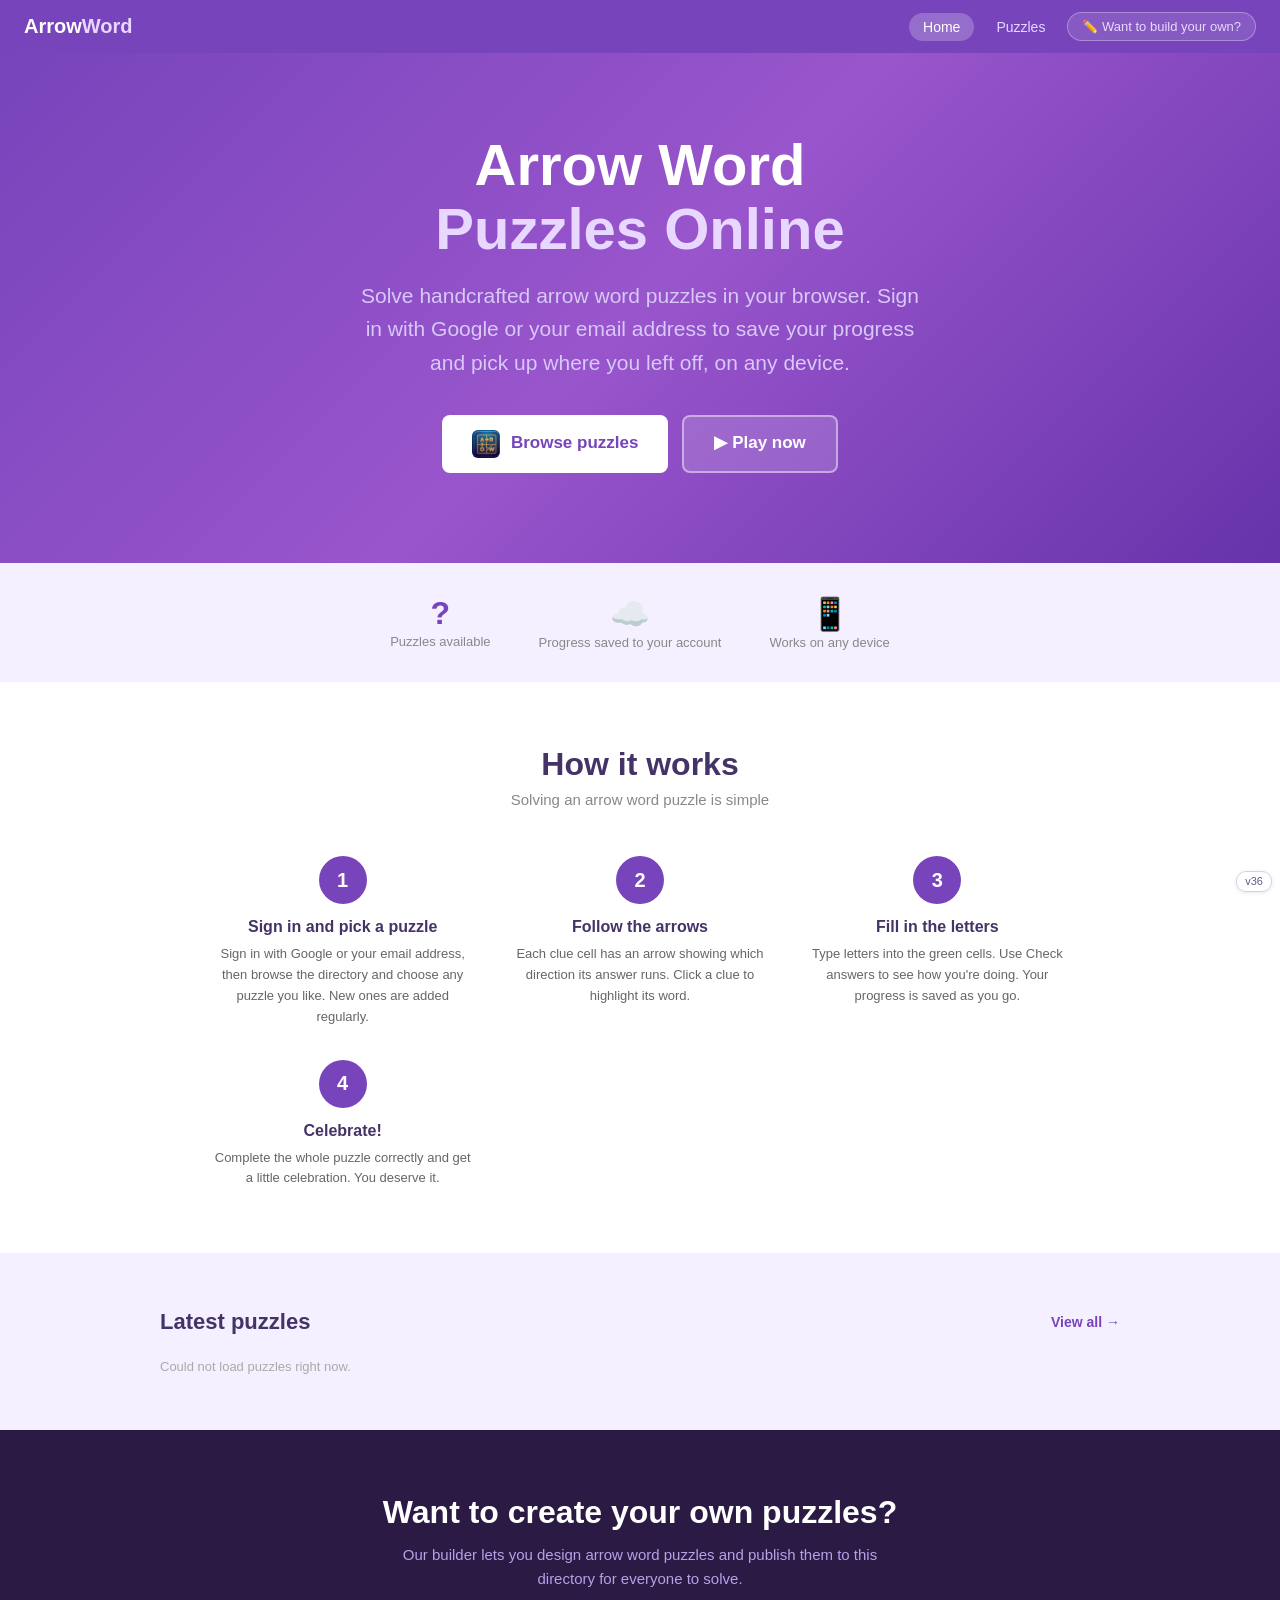
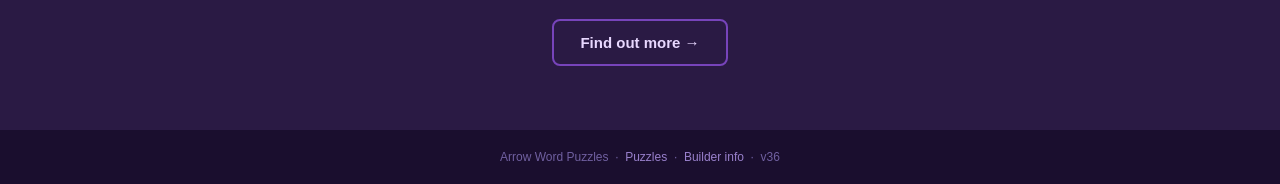
<file: index.html>
<!DOCTYPE html>
<html lang="en">
<head>
<meta charset="UTF-8">
  <meta http-equiv="Cache-Control" content="no-cache, no-store, must-revalidate">
  <meta http-equiv="Pragma" content="no-cache">
  <meta http-equiv="Expires" content="0">
<meta name="viewport" content="width=device-width, initial-scale=1.0">
<link rel="icon" type="image/png" href="favicon.png">
<link rel="apple-touch-icon" href="favicon.png">
<title>Arrow Word Puzzles — Online Puzzles to Solve</title>
<meta name="aw-version" content="v36">
<script src="site-banner.js?v=33"></script>
<!--
  Arrow Word Puzzles — Home page
  CURRENT VERSION: v36
  CHANGELOG:
  v36 - Mentions that solvers can sign in with email as well as Google.
  v34 - Publish dates are shown in each visitor's own date format.
  v33 - Shows its version number in the bottom-right corner (click it for
        details and to check for a newer upload).
  v31 - Removed "free" and "no signup" wording; the page now explains that
        solvers sign in with Google to save their progress. Removed the
        outdated mention of Reveal. Loads only puzzle titles, not whole puzzles.
  v27 - Recent-puzzle cards open the new solver page (solver.html).
        Shows a TEST SITE banner on the staging address (site-banner.js).
  v17 - Public home page, solver focused.
-->
<style>
*{box-sizing:border-box;margin:0;padding:0}
body{font-family:Arial,sans-serif;background:#fff;color:#222;min-height:100vh}
nav{background:#7744bb;color:#fff;padding:12px 24px;display:flex;align-items:center;justify-content:space-between;gap:12px;flex-wrap:wrap}
.nav-brand{font-size:20px;font-weight:700;text-decoration:none;color:#fff}
.nav-brand span{color:#e8d8ff}
.nav-links{display:flex;gap:8px;flex-wrap:wrap;align-items:center}
.nav-links a{color:#e8d8ff;text-decoration:none;padding:6px 14px;border-radius:20px;font-size:14px;font-weight:500;transition:background .15s}
.nav-links a:hover{background:rgba(255,255,255,0.15)}
.nav-links a.active{background:rgba(255,255,255,0.22);color:#fff}
.nav-links a.nav-builder{background:rgba(255,255,255,0.12);border:1px solid rgba(255,255,255,0.3);color:#e8d8ff;font-size:13px}
.nav-links a.nav-builder:hover{background:rgba(255,255,255,0.22)}

/* Hero */
.hero{background:linear-gradient(135deg,#7744bb 0%,#9955cc 50%,#6633aa 100%);color:#fff;padding:80px 24px 90px;text-align:center}
.hero h1{font-size:clamp(30px,6vw,58px);font-weight:700;margin-bottom:18px;line-height:1.1}
.hero h1 span{color:#e8d8ff}
.hero-sub{font-size:clamp(16px,2.5vw,21px);color:#d8c8f8;max-width:580px;margin:0 auto 36px;line-height:1.6}
.hero-btns{display:flex;gap:14px;justify-content:center;flex-wrap:wrap}
.btn{display:inline-block;padding:15px 30px;border-radius:8px;font-size:17px;font-weight:600;text-decoration:none;cursor:pointer;border:none;transition:transform .12s,box-shadow .12s}
.btn:hover{transform:translateY(-2px);box-shadow:0 6px 20px rgba(0,0,0,0.2)}
.btn-primary{background:#fff;color:#7744bb}
.btn-secondary{background:rgba(255,255,255,0.15);color:#fff;border:2px solid rgba(255,255,255,0.45)}
.btn-secondary:hover{background:rgba(255,255,255,0.25)}

/* Stats strip */
.stats{background:#f5f0ff;padding:32px 24px;display:flex;justify-content:center;gap:48px;flex-wrap:wrap}
.stat{text-align:center}
.stat-num{font-size:32px;font-weight:700;color:#7744bb}
.stat-label{font-size:13px;color:#888;margin-top:2px}

/* How it works */
.how{padding:64px 24px;background:#fff}
.section-title{text-align:center;font-size:clamp(22px,4vw,32px);font-weight:700;color:#443366;margin-bottom:8px}
.section-sub{text-align:center;font-size:15px;color:#888;margin-bottom:48px}
.steps{display:grid;grid-template-columns:repeat(auto-fit,minmax(200px,1fr));gap:32px;max-width:860px;margin:0 auto}
.step{text-align:center}
.step-num{width:48px;height:48px;background:#7744bb;color:#fff;border-radius:50%;font-size:20px;font-weight:700;display:flex;align-items:center;justify-content:center;margin:0 auto 14px}
.step h3{font-size:16px;font-weight:700;color:#443366;margin-bottom:8px}
.step p{font-size:13px;color:#666;line-height:1.6}

/* Recent puzzles */
.recent{padding:56px 24px;background:#f5f0ff}
.recent-inner{max-width:960px;margin:0 auto}
.recent-header{display:flex;align-items:center;justify-content:space-between;margin-bottom:24px;flex-wrap:wrap;gap:8px}
.recent-header h2{font-size:22px;font-weight:700;color:#443366}
.recent-header a{color:#7744bb;font-size:14px;font-weight:600;text-decoration:none}
.recent-header a:hover{text-decoration:underline}
.puzzle-strip{display:grid;grid-template-columns:repeat(auto-fill,minmax(210px,1fr));gap:16px}
.puzzle-card{background:#fff;border:1px solid #e0d8f0;border-radius:10px;padding:18px;display:flex;flex-direction:column;gap:10px;cursor:pointer;transition:box-shadow .15s,transform .12s;text-decoration:none;color:inherit}
.puzzle-card:hover{box-shadow:0 4px 16px rgba(119,68,187,0.15);transform:translateY(-2px)}
.puzzle-card-title{font-size:15px;font-weight:700;color:#443366;line-height:1.3}
.puzzle-card-meta{font-size:11px;color:#aaa}
.puzzle-card-size{font-size:11px;color:#888;background:#f0ecff;display:inline-block;padding:2px 8px;border-radius:4px;align-self:flex-start}
.puzzle-card-btn{margin-top:auto;background:#7744bb;color:#fff;border:none;border-radius:6px;padding:9px;font-size:13px;font-weight:600;text-align:center}
.loading{color:#aaa;font-style:italic;font-size:14px;padding:16px 0}

/* Builder promo section */
.builder-promo{background:#2a1a44;color:#fff;padding:64px 24px;text-align:center}
.builder-promo h2{font-size:clamp(22px,4vw,32px);font-weight:700;margin-bottom:12px}
.builder-promo p{font-size:15px;color:#b8a0e8;margin-bottom:28px;max-width:500px;margin-left:auto;margin-right:auto;line-height:1.6}
.btn-ghost{background:transparent;color:#e8d8ff;border:2px solid #7744bb;border-radius:8px;padding:13px 26px;font-size:15px;font-weight:600;text-decoration:none;display:inline-block;transition:background .15s}
.btn-ghost:hover{background:#7744bb}

/* Footer */
footer{background:#1a0e2e;color:#7060a0;text-align:center;padding:20px;font-size:12px}
footer a{color:#9980cc;text-decoration:none}
footer a:hover{text-decoration:underline}
</style>
</head>
<body>
<nav>
  <a class="nav-brand" href="index.html">Arrow<span>Word</span></a>
  <div class="nav-links">
    <a href="index.html" class="active">Home</a>
    <a href="directory.html">Puzzles</a>
    <a href="about-builder.html" class="nav-builder">✏️ Want to build your own?</a>
  </div>
</nav>

<!-- Hero -->
<section class="hero">
  <h1>Arrow Word<br><span>Puzzles Online</span></h1>
  <p class="hero-sub">Solve handcrafted arrow word puzzles in your browser. Sign in with Google or your email address to save your progress and pick up where you left off, on any device.</p>
  <div class="hero-btns">
    <a href="directory.html" class="btn btn-primary"><img src="favicon.png" style="width:28px;height:28px;border-radius:6px;vertical-align:middle;margin-right:6px;object-fit:cover"> Browse puzzles</a>
    <a href="directory.html" class="btn btn-secondary">▶ Play now</a>
  </div>
</section>

<!-- Live stats -->
<div class="stats">
  <div class="stat"><div class="stat-num" id="stat-count">…</div><div class="stat-label">Puzzles available</div></div>
  <div class="stat"><div class="stat-num">☁️</div><div class="stat-label">Progress saved to your account</div></div>
  <div class="stat"><div class="stat-num">📱</div><div class="stat-label">Works on any device</div></div>
</div>

<!-- How it works -->
<section class="how">
  <div class="section-title">How it works</div>
  <div class="section-sub">Solving an arrow word puzzle is simple</div>
  <div class="steps">
    <div class="step">
      <div class="step-num">1</div>
      <h3>Sign in and pick a puzzle</h3>
      <p>Sign in with Google or your email address, then browse the directory and choose any puzzle you like. New ones are added regularly.</p>
    </div>
    <div class="step">
      <div class="step-num">2</div>
      <h3>Follow the arrows</h3>
      <p>Each clue cell has an arrow showing which direction its answer runs. Click a clue to highlight its word.</p>
    </div>
    <div class="step">
      <div class="step-num">3</div>
      <h3>Fill in the letters</h3>
      <p>Type letters into the green cells. Use Check answers to see how you're doing. Your progress is saved as you go.</p>
    </div>
    <div class="step">
      <div class="step-num">4</div>
      <h3>Celebrate!</h3>
      <p>Complete the whole puzzle correctly and get a little celebration. You deserve it.</p>
    </div>
  </div>
</section>

<!-- Recent puzzles -->
<section class="recent">
  <div class="recent-inner">
    <div class="recent-header">
      <h2>Latest puzzles</h2>
      <a href="directory.html">View all →</a>
    </div>
    <div class="puzzle-strip" id="recent-strip">
      <div class="loading">Loading puzzles…</div>
    </div>
  </div>
</section>

<!-- Builder promo -->
<section class="builder-promo">
  <h2>Want to create your own puzzles?</h2>
  <p>Our builder lets you design arrow word puzzles and publish them to this directory for everyone to solve.</p>
  <a href="about-builder.html" class="btn-ghost">Find out more →</a>
</section>

<footer>
  <p>Arrow Word Puzzles &nbsp;·&nbsp; <a href="directory.html">Puzzles</a> &nbsp;·&nbsp; <a href="about-builder.html">Builder info</a> &nbsp;·&nbsp; v36</p>
</footer>

<script src="cloud-storage.js?v=34"></script>
<script>
function escHtml(s){return String(s).replace(/&/g,'&amp;').replace(/</g,'&lt;').replace(/>/g,'&gt;');}

async function loadRecent(){
  const strip=document.getElementById('recent-strip');
  try{
    const list=await cloudGetIndex();   // titles and sizes only — quicker than full puzzles
    document.getElementById('stat-count').textContent=list.length||'0';
    const recent=list.slice(0,4);
    if(!recent.length){
      strip.innerHTML='<div style="color:#999;font-style:italic;font-size:14px">No puzzles yet — check back soon!</div>';
      return;
    }
    strip.innerHTML=recent.map(p=>`
      <a class="puzzle-card" href="solver.html?id=${p.id}">
        <div class="puzzle-card-title">${escHtml(p.title)}</div>
        <div class="puzzle-card-meta">Published ${p.publishedAt}</div>
        ${p.cols&&p.rows?`<div class="puzzle-card-size">${p.cols}×${p.rows} grid</div>`:''}
        <div class="puzzle-card-btn">Solve →</div>
      </a>`).join('');
  }catch(e){
    strip.innerHTML='<div style="color:#aaa;font-size:13px">Could not load puzzles right now.</div>';
    document.getElementById('stat-count').textContent='?';
  }
}
loadRecent();
</script>
</body>
</html>
</file>
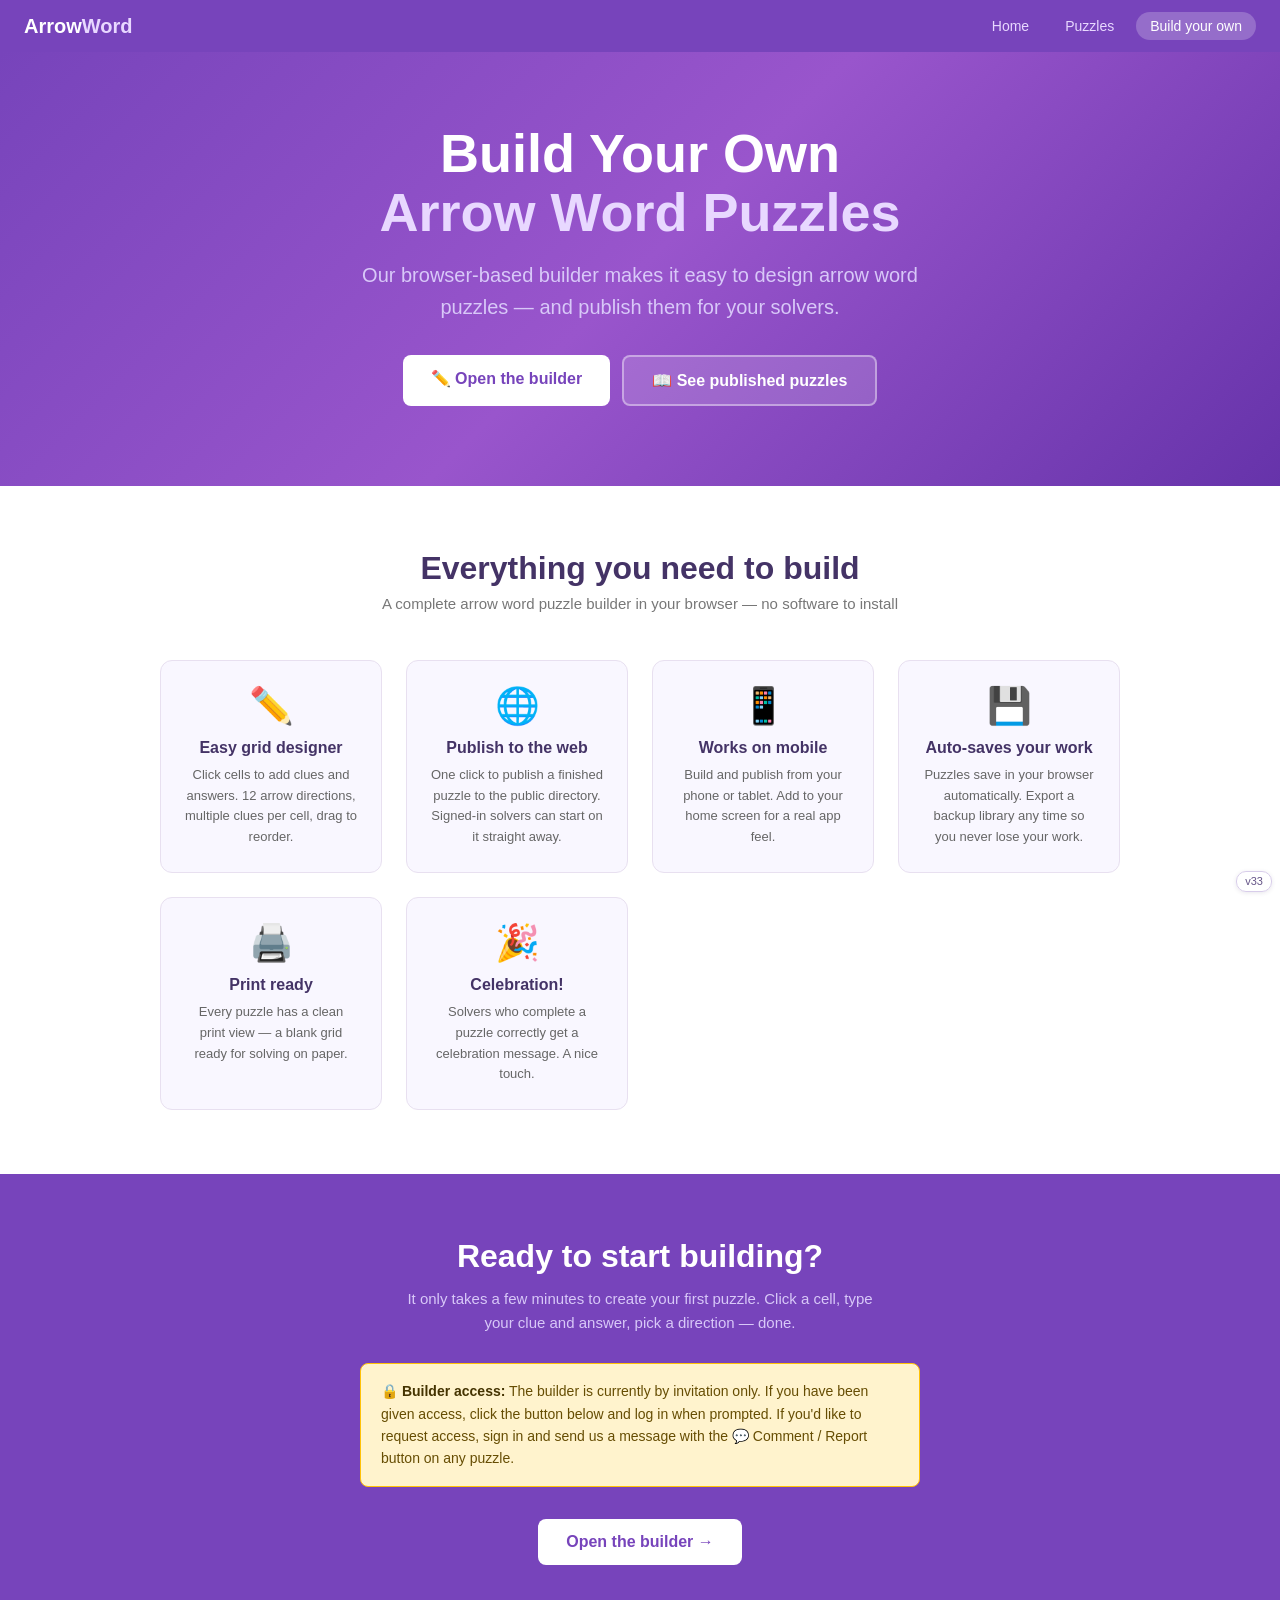
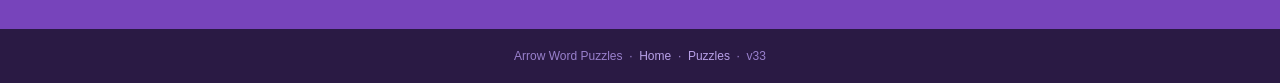
<file: about-builder.html>
<!DOCTYPE html>
<html lang="en">
<head>
<meta charset="UTF-8">
  <meta http-equiv="Cache-Control" content="no-cache, no-store, must-revalidate">
  <meta http-equiv="Pragma" content="no-cache">
  <meta http-equiv="Expires" content="0">
<meta name="viewport" content="width=device-width, initial-scale=1.0">
<link rel="icon" type="image/png" href="favicon.png">
<link rel="apple-touch-icon" href="favicon.png">
<title>Build Your Own Puzzles — Arrow Word Puzzle Builder</title>
<meta name="aw-version" content="v33">
<script src="site-banner.js?v=33"></script>
<!--
  Arrow Word Puzzles — About the builder
  CURRENT VERSION: v33
  CHANGELOG:
  v33 - Shows its version number in the bottom-right corner (click it for
        details and to check for a newer upload).
  v31 - Wording no longer suggests puzzles can be solved without signing in.
        Access requests now go through the Comment / Report button.
  v27 - Shows a TEST SITE banner when opened from the staging address (site-banner.js).
  v17 - Builder promo / about page.
-->
<style>
*{box-sizing:border-box;margin:0;padding:0}
body{font-family:Arial,sans-serif;background:#f5f0ff;color:#222;min-height:100vh}
nav{background:#7744bb;color:#fff;padding:12px 24px;display:flex;align-items:center;justify-content:space-between;gap:12px;flex-wrap:wrap}
.nav-brand{font-size:20px;font-weight:700;text-decoration:none;color:#fff}
.nav-brand span{color:#e8d8ff}
.nav-links{display:flex;gap:8px;flex-wrap:wrap;align-items:center}
.nav-links a{color:#e8d8ff;text-decoration:none;padding:6px 14px;border-radius:20px;font-size:14px;font-weight:500;transition:background .15s}
.nav-links a:hover{background:rgba(255,255,255,0.15)}
.nav-links a.active{background:rgba(255,255,255,0.22);color:#fff}
.hero{background:linear-gradient(135deg,#7744bb 0%,#9955cc 50%,#6633aa 100%);color:#fff;text-align:center;padding:72px 24px 80px}
.hero h1{font-size:clamp(28px,6vw,54px);font-weight:700;margin-bottom:16px;line-height:1.1}
.hero h1 span{color:#e8d8ff}
.hero p{font-size:clamp(15px,2.5vw,20px);color:#d8c8f8;max-width:580px;margin:0 auto 32px;line-height:1.6}
.hero-btns{display:flex;gap:12px;justify-content:center;flex-wrap:wrap}
.btn{display:inline-block;padding:14px 28px;border-radius:8px;font-size:16px;font-weight:600;text-decoration:none;cursor:pointer;border:none;transition:transform .12s,box-shadow .12s}
.btn:hover{transform:translateY(-2px);box-shadow:0 6px 20px rgba(0,0,0,0.2)}
.btn-primary{background:#fff;color:#7744bb}
.btn-secondary{background:rgba(255,255,255,0.15);color:#fff;border:2px solid rgba(255,255,255,0.4)}
.btn-secondary:hover{background:rgba(255,255,255,0.25)}
.features{padding:64px 24px;background:#fff}
.section-title{text-align:center;font-size:clamp(22px,4vw,32px);font-weight:700;color:#443366;margin-bottom:8px}
.section-sub{text-align:center;font-size:15px;color:#777;margin-bottom:48px}
.features-grid{display:grid;grid-template-columns:repeat(auto-fit,minmax(220px,1fr));gap:24px;max-width:960px;margin:0 auto}
.feature-card{background:#f9f7ff;border:1px solid #e8e0f0;border-radius:12px;padding:24px;text-align:center}
.feature-icon{font-size:36px;margin-bottom:12px}
.feature-card h3{font-size:16px;font-weight:700;color:#443366;margin-bottom:8px}
.feature-card p{font-size:13px;color:#666;line-height:1.6}
.cta{background:#7744bb;color:#fff;text-align:center;padding:64px 24px}
.cta h2{font-size:clamp(22px,4vw,32px);font-weight:700;margin-bottom:12px}
.cta p{font-size:15px;color:#d8c8f8;margin-bottom:28px;max-width:480px;margin-left:auto;margin-right:auto;line-height:1.6}
.access-note{background:#fff3cd;border:1px solid #ffc107;border-radius:8px;padding:16px 20px;max-width:560px;margin:0 auto 32px;font-size:14px;color:#664d03;line-height:1.6;text-align:left}
.access-note strong{color:#443300}
footer{background:#2a1a44;color:#9980cc;text-align:center;padding:20px;font-size:12px}
footer a{color:#b8a0e8;text-decoration:none}
footer a:hover{text-decoration:underline}
</style>
</head>
<body>
<nav>
  <a class="nav-brand" href="index.html">Arrow<span>Word</span></a>
  <div class="nav-links">
    <a href="index.html">Home</a>
    <a href="directory.html">Puzzles</a>
    <a href="about-builder.html" class="active">Build your own</a>
  </div>
</nav>

<section class="hero">
  <h1>Build Your Own<br><span>Arrow Word Puzzles</span></h1>
  <p>Our browser-based builder makes it easy to design arrow word puzzles — and publish them for your solvers.</p>
  <div class="hero-btns">
    <a href="builder.html" class="btn btn-primary">✏️ Open the builder</a>
    <a href="directory.html" class="btn btn-secondary">📖 See published puzzles</a>
  </div>
</section>

<section class="features">
  <div class="section-title">Everything you need to build</div>
  <div class="section-sub">A complete arrow word puzzle builder in your browser — no software to install</div>
  <div class="features-grid">
    <div class="feature-card"><div class="feature-icon">✏️</div><h3>Easy grid designer</h3><p>Click cells to add clues and answers. 12 arrow directions, multiple clues per cell, drag to reorder.</p></div>
    <div class="feature-card"><div class="feature-icon">🌐</div><h3>Publish to the web</h3><p>One click to publish a finished puzzle to the public directory. Signed-in solvers can start on it straight away.</p></div>
    <div class="feature-card"><div class="feature-icon">📱</div><h3>Works on mobile</h3><p>Build and publish from your phone or tablet. Add to your home screen for a real app feel.</p></div>
    <div class="feature-card"><div class="feature-icon">💾</div><h3>Auto-saves your work</h3><p>Puzzles save in your browser automatically. Export a backup library any time so you never lose your work.</p></div>
    <div class="feature-card"><div class="feature-icon">🖨️</div><h3>Print ready</h3><p>Every puzzle has a clean print view — a blank grid ready for solving on paper.</p></div>
    <div class="feature-card"><div class="feature-icon">🎉</div><h3>Celebration!</h3><p>Solvers who complete a puzzle correctly get a celebration message. A nice touch.</p></div>
  </div>
</section>

<section class="cta">
  <h2>Ready to start building?</h2>
  <p>It only takes a few minutes to create your first puzzle. Click a cell, type your clue and answer, pick a direction — done.</p>
  <div class="access-note">
    <strong>🔒 Builder access:</strong> The builder is currently by invitation only.
    If you have been given access, click the button below and log in when prompted.
    If you'd like to request access, sign in and send us a message with the 💬 Comment / Report button on any puzzle.
  </div>
  <a href="builder.html" class="btn btn-primary">Open the builder →</a>
</section>

<footer>
  <p>Arrow Word Puzzles &nbsp;·&nbsp; <a href="index.html">Home</a> &nbsp;·&nbsp; <a href="directory.html">Puzzles</a> &nbsp;·&nbsp; v33</p>
</footer>
</body>
</html>
</file>
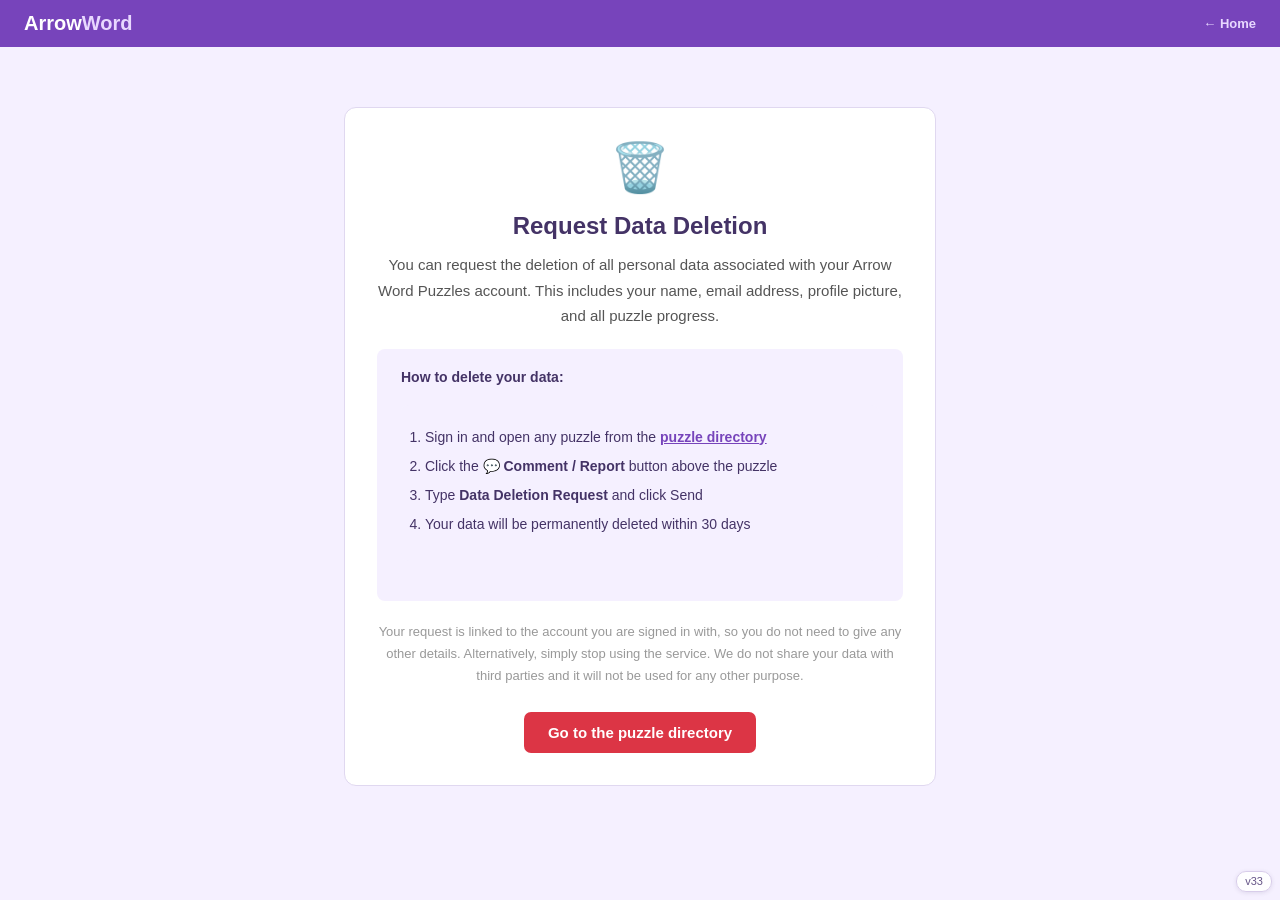
<file: data-deletion.html>
<!DOCTYPE html>
<html lang="en">
<head>
<meta charset="UTF-8">
<meta name="viewport" content="width=device-width, initial-scale=1.0">
<link rel="icon" type="image/png" href="favicon.png">
<link rel="apple-touch-icon" href="favicon.png">
<title>Data Deletion — Arrow Word Puzzles</title>
<meta name="aw-version" content="v33">
<script src="site-banner.js?v=33"></script>
<!--
  Arrow Word Puzzles — Data deletion
  CURRENT VERSION: v33
  CHANGELOG:
  v33 - Shows its version number in the bottom-right corner (click it for
        details and to check for a newer upload).
  v28 - Removed the contact email address. Requests are now sent with the
        Comment / Report button on any puzzle page.
  v27 - Shows a TEST SITE banner when opened from the staging address (site-banner.js).
-->
<meta http-equiv="Cache-Control" content="no-cache, no-store, must-revalidate">
<style>
*{box-sizing:border-box;margin:0;padding:0}
body{font-family:Arial,sans-serif;background:#f5f0ff;color:#222;min-height:100vh}
nav{background:#7744bb;color:#fff;padding:12px 24px;display:flex;align-items:center;justify-content:space-between}
.nav-brand{font-size:20px;font-weight:700;text-decoration:none;color:#fff}
.nav-brand span{color:#e8d8ff}
main{max-width:640px;margin:60px auto;padding:0 24px}
.card{background:#fff;border:1px solid #e0d8f0;border-radius:12px;padding:32px;text-align:center}
h1{font-size:24px;font-weight:700;color:#443366;margin-bottom:12px}
p{font-size:15px;line-height:1.7;color:#555;margin-bottom:16px}
.steps{text-align:left;background:#f5f0ff;border-radius:8px;padding:20px 24px;margin:20px 0}
.steps li{font-size:14px;line-height:1.8;color:#443366;margin-bottom:4px}
a{color:#7744bb;font-weight:600}
.btn{display:inline-block;background:#dc3545;color:#fff;border:none;border-radius:7px;padding:12px 24px;font-size:15px;font-weight:600;text-decoration:none;cursor:pointer;margin-top:8px}
.btn:hover{background:#bb2d3b}
</style>
</head>
<body>
<nav>
  <a class="nav-brand" href="index.html">Arrow<span>Word</span></a>
  <a href="index.html" style="color:#e8d8ff;font-size:13px;text-decoration:none">← Home</a>
</nav>
<main>
  <div class="card">
    <div style="font-size:48px;margin-bottom:16px">🗑️</div>
    <h1>Request Data Deletion</h1>
    <p>You can request the deletion of all personal data associated with your Arrow Word Puzzles account. This includes your name, email address, profile picture, and all puzzle progress.</p>
    <div class="steps">
      <strong style="font-size:14px;color:#443366;display:block;margin-bottom:8px">How to delete your data:</strong>
      <ol class="steps">
        <li>Sign in and open any puzzle from the <a href="directory.html">puzzle directory</a></li>
        <li>Click the <strong>💬 Comment / Report</strong> button above the puzzle</li>
        <li>Type <strong>Data Deletion Request</strong> and click Send</li>
        <li>Your data will be permanently deleted within 30 days</li>
      </ol>
    </div>
    <p style="font-size:13px;color:#999">Your request is linked to the account you are signed in with, so you do not need to give any other details. Alternatively, simply stop using the service. We do not share your data with third parties and it will not be used for any other purpose.</p>
    <a href="directory.html" class="btn">Go to the puzzle directory</a>
  </div>
</main>
</body>
</html>
</file>
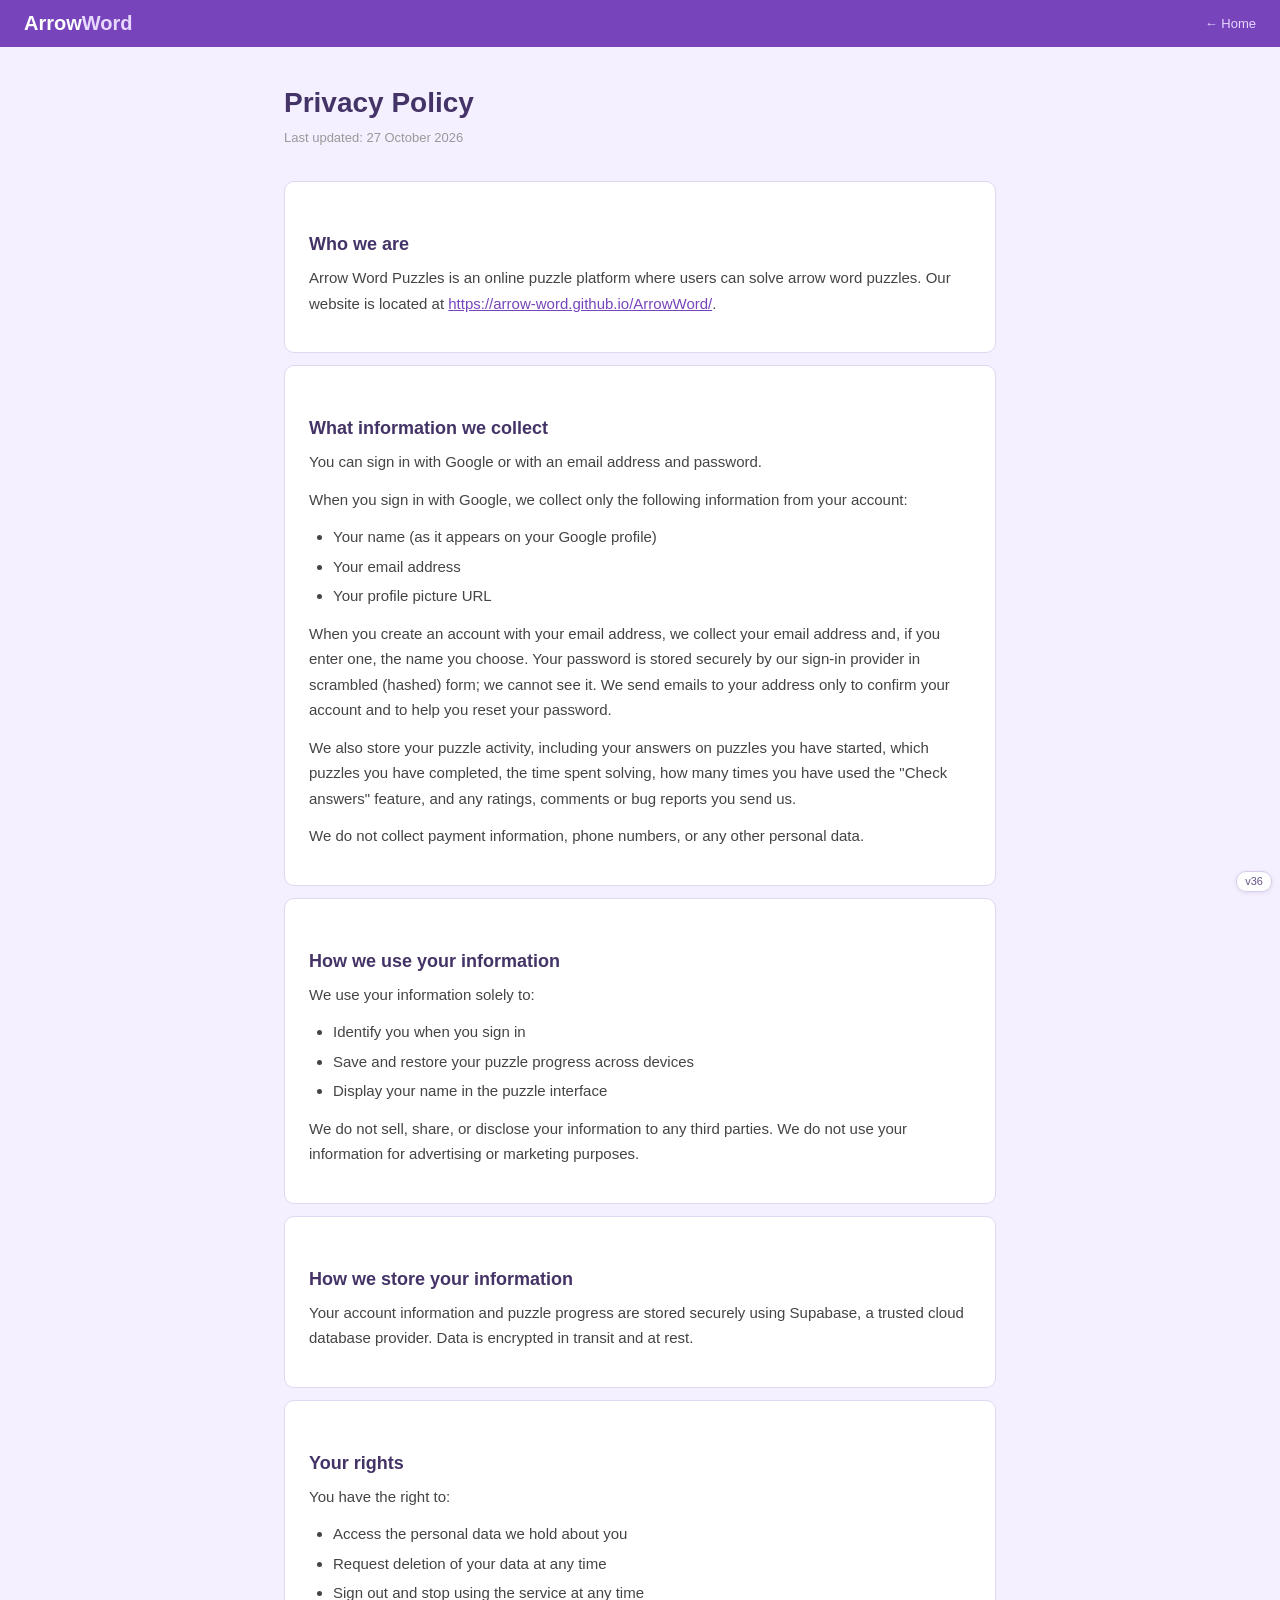
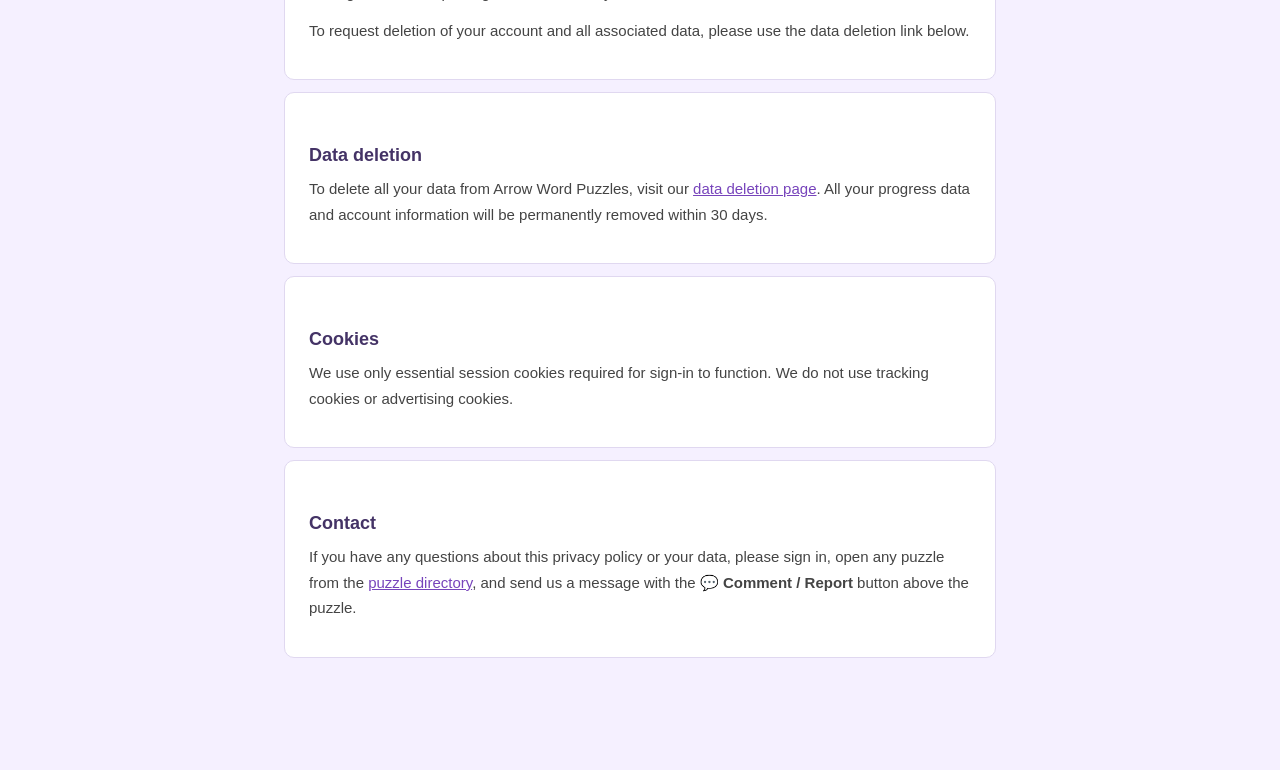
<file: privacy.html>
<!DOCTYPE html>
<html lang="en">
<head>
<meta charset="UTF-8">
<meta name="viewport" content="width=device-width, initial-scale=1.0">
<link rel="icon" type="image/png" href="favicon.png">
<link rel="apple-touch-icon" href="favicon.png">
<title>Privacy Policy — Arrow Word Puzzles</title>
<meta name="aw-version" content="v36">
<script src="site-banner.js?v=33"></script>
<!--
  Arrow Word Puzzles — Privacy policy
  CURRENT VERSION: v36
  CHANGELOG:
  v36 - Covers email and password sign-in as well as Google.
  v33 - Shows its version number in the bottom-right corner (click it for
        details and to check for a newer upload).
  v31 - Removed "free" wording and the "contact us" lines. Updated to match
        the site: Google sign-in only (no Facebook), and lists all the puzzle
        activity that is stored (time spent, ratings, comments).
  v28 - Removed the contact email address. Requests are now sent with the
        Comment / Report button on any puzzle page.
  v27 - Shows a TEST SITE banner when opened from the staging address (site-banner.js).
-->
<meta http-equiv="Cache-Control" content="no-cache, no-store, must-revalidate">
<style>
*{box-sizing:border-box;margin:0;padding:0}
body{font-family:Arial,sans-serif;background:#f5f0ff;color:#222;min-height:100vh}
nav{background:#7744bb;color:#fff;padding:12px 24px;display:flex;align-items:center;justify-content:space-between}
.nav-brand{font-size:20px;font-weight:700;text-decoration:none;color:#fff}
.nav-brand span{color:#e8d8ff}
main{max-width:760px;margin:40px auto;padding:0 24px 60px}
h1{font-size:28px;font-weight:700;color:#443366;margin-bottom:8px}
.updated{font-size:13px;color:#999;margin-bottom:32px}
h2{font-size:18px;font-weight:700;color:#443366;margin:28px 0 10px}
p{font-size:15px;line-height:1.7;color:#444;margin-bottom:12px}
ul{margin:8px 0 12px 24px}
ul li{font-size:15px;line-height:1.7;color:#444;margin-bottom:4px}
a{color:#7744bb}
.card{background:#fff;border:1px solid #e0d8f0;border-radius:10px;padding:24px;margin-bottom:12px}
</style>
</head>
<body>
<nav>
  <a class="nav-brand" href="index.html">Arrow<span>Word</span></a>
  <a href="index.html" style="color:#e8d8ff;font-size:13px;text-decoration:none">← Home</a>
</nav>
<main>
  <h1>Privacy Policy</h1>
  <p class="updated">Last updated: 27 October 2026</p>

  <div class="card">
    <h2>Who we are</h2>
    <p>Arrow Word Puzzles is an online puzzle platform where users can solve arrow word puzzles. Our website is located at <a href="https://arrow-word.github.io/ArrowWord/">https://arrow-word.github.io/ArrowWord/</a>.</p>
  </div>

  <div class="card">
    <h2>What information we collect</h2>
    <p>You can sign in with Google or with an email address and password.</p>
    <p>When you sign in with Google, we collect only the following information from your account:</p>
    <ul>
      <li>Your name (as it appears on your Google profile)</li>
      <li>Your email address</li>
      <li>Your profile picture URL</li>
    </ul>
    <p>When you create an account with your email address, we collect your email address and, if you enter one, the name you choose. Your password is stored securely by our sign-in provider in scrambled (hashed) form; we cannot see it. We send emails to your address only to confirm your account and to help you reset your password.</p>
    <p>We also store your puzzle activity, including your answers on puzzles you have started, which puzzles you have completed, the time spent solving, how many times you have used the "Check answers" feature, and any ratings, comments or bug reports you send us.</p>
    <p>We do not collect payment information, phone numbers, or any other personal data.</p>
  </div>

  <div class="card">
    <h2>How we use your information</h2>
    <p>We use your information solely to:</p>
    <ul>
      <li>Identify you when you sign in</li>
      <li>Save and restore your puzzle progress across devices</li>
      <li>Display your name in the puzzle interface</li>
    </ul>
    <p>We do not sell, share, or disclose your information to any third parties. We do not use your information for advertising or marketing purposes.</p>
  </div>

  <div class="card">
    <h2>How we store your information</h2>
    <p>Your account information and puzzle progress are stored securely using Supabase, a trusted cloud database provider. Data is encrypted in transit and at rest.</p>
  </div>

  <div class="card">
    <h2>Your rights</h2>
    <p>You have the right to:</p>
    <ul>
      <li>Access the personal data we hold about you</li>
      <li>Request deletion of your data at any time</li>
      <li>Sign out and stop using the service at any time</li>
    </ul>
    <p>To request deletion of your account and all associated data, please use the data deletion link below.</p>
  </div>

  <div class="card">
    <h2>Data deletion</h2>
    <p>To delete all your data from Arrow Word Puzzles, visit our <a href="data-deletion.html">data deletion page</a>. All your progress data and account information will be permanently removed within 30 days.</p>
  </div>

  <div class="card">
    <h2>Cookies</h2>
    <p>We use only essential session cookies required for sign-in to function. We do not use tracking cookies or advertising cookies.</p>
  </div>

  <div class="card">
    <h2>Contact</h2>
    <p>If you have any questions about this privacy policy or your data, please sign in, open any puzzle from the <a href="directory.html">puzzle directory</a>, and send us a message with the <strong>💬 Comment / Report</strong> button above the puzzle.</p>
  </div>
</main>
</body>
</html>
</file>
